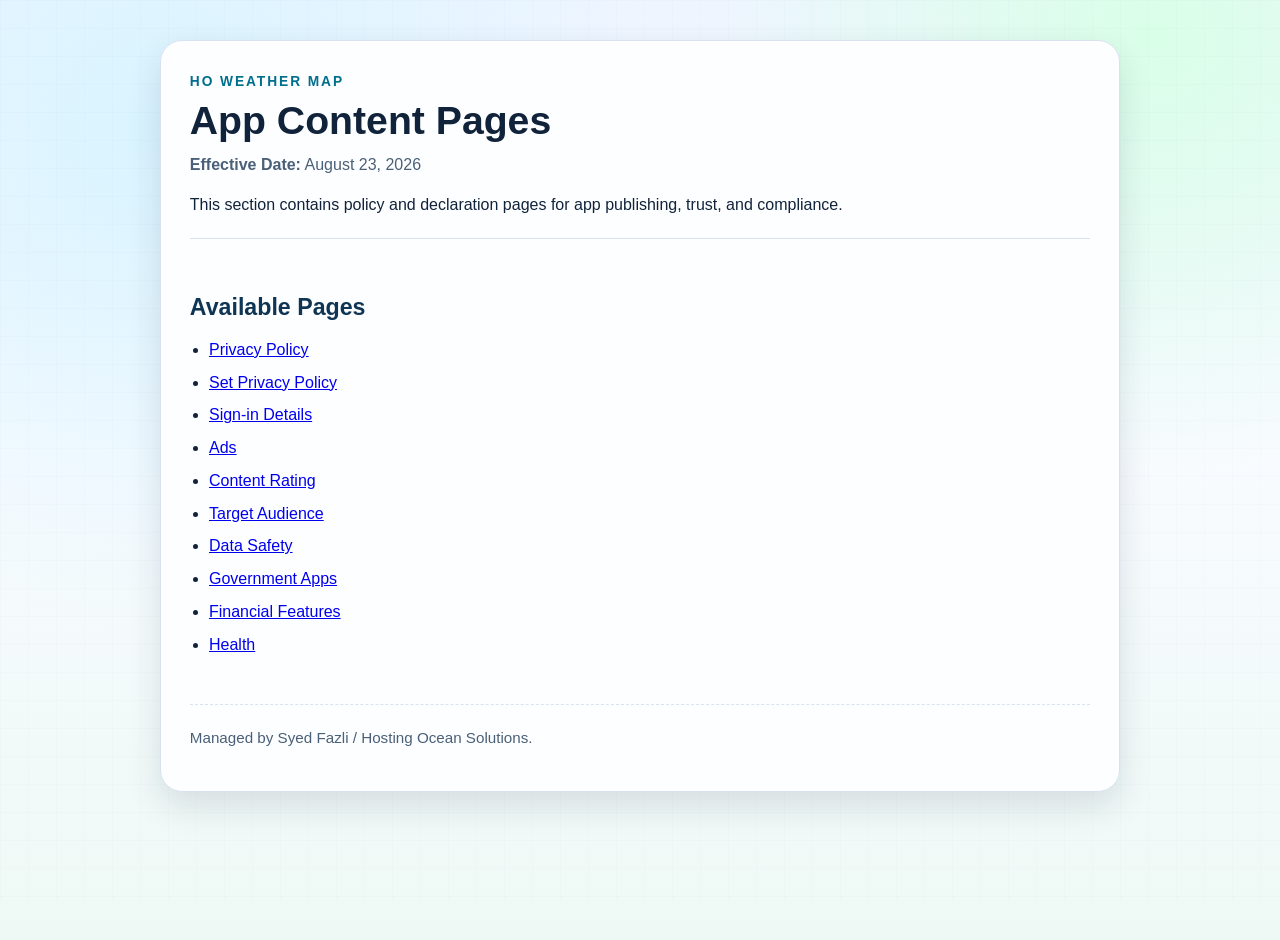
<file: HOWM/index.html>
<!DOCTYPE html>
<html lang="en">
<head>
  <meta charset="UTF-8" />
  <meta name="viewport" content="width=device-width, initial-scale=1.0" />
  <title>HO Weather Map | App Content Pages</title>
  <meta name="description" content="Compliance and legal pages for HO Weather Map." />
  <link rel="stylesheet" href="howm-legal.css" />
</head>
<body>
  <div class="bg-grid" aria-hidden="true"></div>
  <main class="policy-shell">
    <header class="policy-header">
      <p class="kicker">HO Weather Map</p>
      <h1>App Content Pages</h1>
      <p class="effective-date"><strong>Effective Date:</strong> August 23, 2026</p>
      <p class="intro">This section contains policy and declaration pages for app publishing, trust, and compliance.</p>
    </header>

    <section>
      <h2>Available Pages</h2>
      <ul>
        <li><a href="privacy-policy.html">Privacy Policy</a></li>
        <li><a href="set-privacy-policy.html">Set Privacy Policy</a></li>
        <li><a href="sign-in-details.html">Sign-in Details</a></li>
        <li><a href="ads.html">Ads</a></li>
        <li><a href="content-rating.html">Content Rating</a></li>
        <li><a href="target-audience.html">Target Audience</a></li>
        <li><a href="data-safety.html">Data Safety</a></li>
        <li><a href="government-apps.html">Government Apps</a></li>
        <li><a href="financial-features.html">Financial Features</a></li>
        <li><a href="health.html">Health</a></li>
      </ul>
    </section>

    <footer class="policy-footer">
      <p>Managed by Syed Fazli / Hosting Ocean Solutions.</p>
    </footer>
  </main>
</body>
</html>
</file>
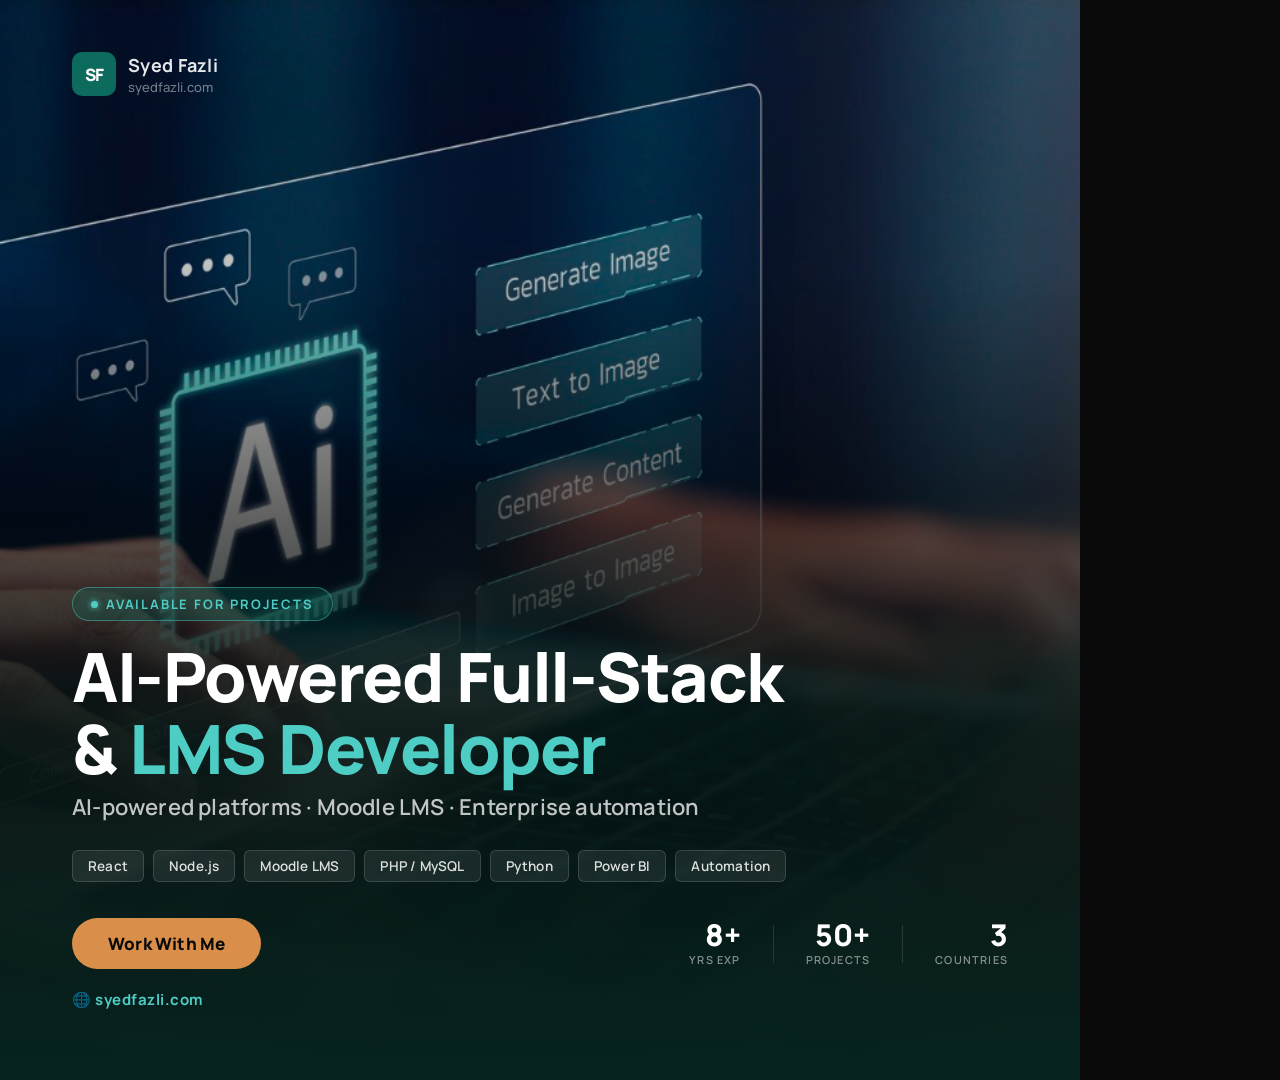
<file: banner.html>
<!DOCTYPE html>
<html>
<head>
<meta charset="UTF-8"/>
<link href="https://fonts.googleapis.com/css2?family=Manrope:wght@400;600;700;800&display=swap" rel="stylesheet"/>
<style>
  * { margin: 0; padding: 0; box-sizing: border-box; }
  body { width: 1080px; height: 1080px; overflow: hidden; font-family: 'Manrope', 'Segoe UI', Arial, sans-serif; background: #0a0a0a; }

  .banner {
    width: 1080px;
    height: 1080px;
    position: relative;
    overflow: hidden;
  }

  /* Photo background */
  .bg-photo {
    position: absolute;
    inset: 0;
    background: url('./10408.jpg') center top / cover no-repeat;
    filter: brightness(0.85);
  }

  /* Dark gradient overlay — bottom two-thirds readable */
  .overlay {
    position: absolute;
    inset: 0;
    background: linear-gradient(
      to bottom,
      rgba(0,0,0,0.0)   0%,
      rgba(0,0,0,0.1)  25%,
      rgba(0,0,0,0.55) 48%,
      rgba(5,20,18,0.92) 68%,
      rgba(5,20,18,1.0) 100%
    );
  }

  /* Subtle teal tint at very bottom edge */
  .overlay::after {
    content: '';
    position: absolute;
    bottom: 0; left: 0; right: 0;
    height: 260px;
    background: linear-gradient(to top, rgba(13,107,93,0.18), transparent);
  }

  /* Content sits above overlays */
  .content {
    position: absolute;
    bottom: 0; left: 0; right: 0;
    padding: 0 72px 70px;
    z-index: 2;
  }

  .badge {
    display: inline-flex;
    align-items: center;
    gap: 8px;
    background: rgba(13,107,93,0.3);
    border: 1px solid rgba(78,205,196,0.45);
    color: #4ecdc4;
    font-size: 13px;
    font-weight: 700;
    letter-spacing: 1.8px;
    text-transform: uppercase;
    padding: 7px 18px;
    border-radius: 100px;
    margin-bottom: 20px;
  }
  .badge .dot {
    width: 7px; height: 7px;
    border-radius: 50%;
    background: #4ecdc4;
    box-shadow: 0 0 6px #4ecdc4;
    animation: pulse 2s infinite;
  }
  @keyframes pulse {
    0%,100% { opacity: 1; transform: scale(1); }
    50% { opacity: 0.4; transform: scale(0.8); }
  }

  h1 {
    font-size: 68px;
    font-weight: 800;
    color: #ffffff;
    line-height: 1.05;
    margin-bottom: 8px;
    letter-spacing: -1.5px;
  }
  h1 em {
    font-style: normal;
    color: #4ecdc4;
  }

  .subtitle {
    font-size: 22px;
    color: rgba(255,255,255,0.75);
    font-weight: 600;
    margin-bottom: 28px;
    letter-spacing: 0.2px;
  }

  .pills {
    display: flex;
    flex-wrap: wrap;
    gap: 9px;
    margin-bottom: 36px;
  }
  .pill {
    background: rgba(255,255,255,0.08);
    border: 1px solid rgba(255,255,255,0.14);
    color: rgba(255,255,255,0.85);
    font-size: 13.5px;
    font-weight: 600;
    padding: 6px 15px;
    border-radius: 6px;
    letter-spacing: 0.2px;
  }

  .bottom-row {
    display: flex;
    align-items: center;
    justify-content: space-between;
    margin-bottom: 20px;
  }

  .cta {
    display: inline-block;
    background: #d98f49;
    color: #0a0a0a;
    font-size: 17px;
    font-weight: 800;
    padding: 14px 36px;
    border-radius: 100px;
    letter-spacing: 0.2px;
  }

  .stats {
    display: flex;
    gap: 32px;
    align-items: center;
  }
  .stat {
    text-align: right;
  }
  .stat .num {
    font-size: 30px;
    font-weight: 800;
    color: #ffffff;
    line-height: 1;
  }
  .stat .lbl {
    font-size: 11px;
    color: rgba(255,255,255,0.5);
    text-transform: uppercase;
    letter-spacing: 1.2px;
    font-weight: 600;
    margin-top: 2px;
  }
  .stat-sep {
    width: 1px;
    height: 38px;
    background: rgba(255,255,255,0.12);
  }

  .bottom-url {
    font-size: 15px;
    color: rgba(255,255,255,0.45);
    font-weight: 600;
    letter-spacing: 0.5px;
  }
  .bottom-url span {
    color: #4ecdc4;
    font-weight: 700;
  }

  /* Top-left branding */
  .brand {
    position: absolute;
    top: 52px;
    left: 72px;
    z-index: 2;
    display: flex;
    align-items: center;
    gap: 12px;
  }
  .brand-mark {
    width: 44px; height: 44px;
    border-radius: 10px;
    background: #0d6b5d;
    display: flex; align-items: center; justify-content: center;
    font-size: 17px; font-weight: 800; color: white; letter-spacing: -1px;
  }
  .brand-name {
    font-size: 18px;
    font-weight: 700;
    color: rgba(255,255,255,0.9);
    letter-spacing: 0.3px;
  }
  .brand-url {
    font-size: 13px;
    color: rgba(255,255,255,0.45);
    font-weight: 500;
    margin-top: 1px;
  }
</style>
</head>
<body>
<div class="banner">
  <div class="bg-photo"></div>
  <div class="overlay"></div>

  <!-- Top-left brand -->
  <div class="brand">
    <div class="brand-mark">SF</div>
    <div>
      <div class="brand-name">Syed Fazli</div>
      <div class="brand-url">syedfazli.com</div>
    </div>
  </div>

  <!-- Bottom content -->
  <div class="content">
    <div class="badge"><span class="dot"></span> Available for Projects</div>
    <h1>AI-Powered Full-Stack<br>&amp; <em>LMS Developer</em></h1>
    <p class="subtitle">AI-powered platforms · Moodle LMS · Enterprise automation</p>
    <div class="pills">
      <span class="pill">React</span>
      <span class="pill">Node.js</span>
      <span class="pill">Moodle LMS</span>
      <span class="pill">PHP / MySQL</span>
      <span class="pill">Python</span>
      <span class="pill">Power BI</span>
      <span class="pill">Automation</span>
    </div>
    <div class="bottom-row">
      <a class="cta">Work With Me</a>
      <div class="stats">
        <div class="stat">
          <div class="num">8+</div>
          <div class="lbl">Yrs Exp</div>
        </div>
        <div class="stat-sep"></div>
        <div class="stat">
          <div class="num">50+</div>
          <div class="lbl">Projects</div>
        </div>
        <div class="stat-sep"></div>
        <div class="stat">
          <div class="num">3</div>
          <div class="lbl">Countries</div>
        </div>
      </div>
    </div>
    <p class="bottom-url">🌐 <span>syedfazli.com</span></p>
  </div>
</div>
</body>
</html>
</file>
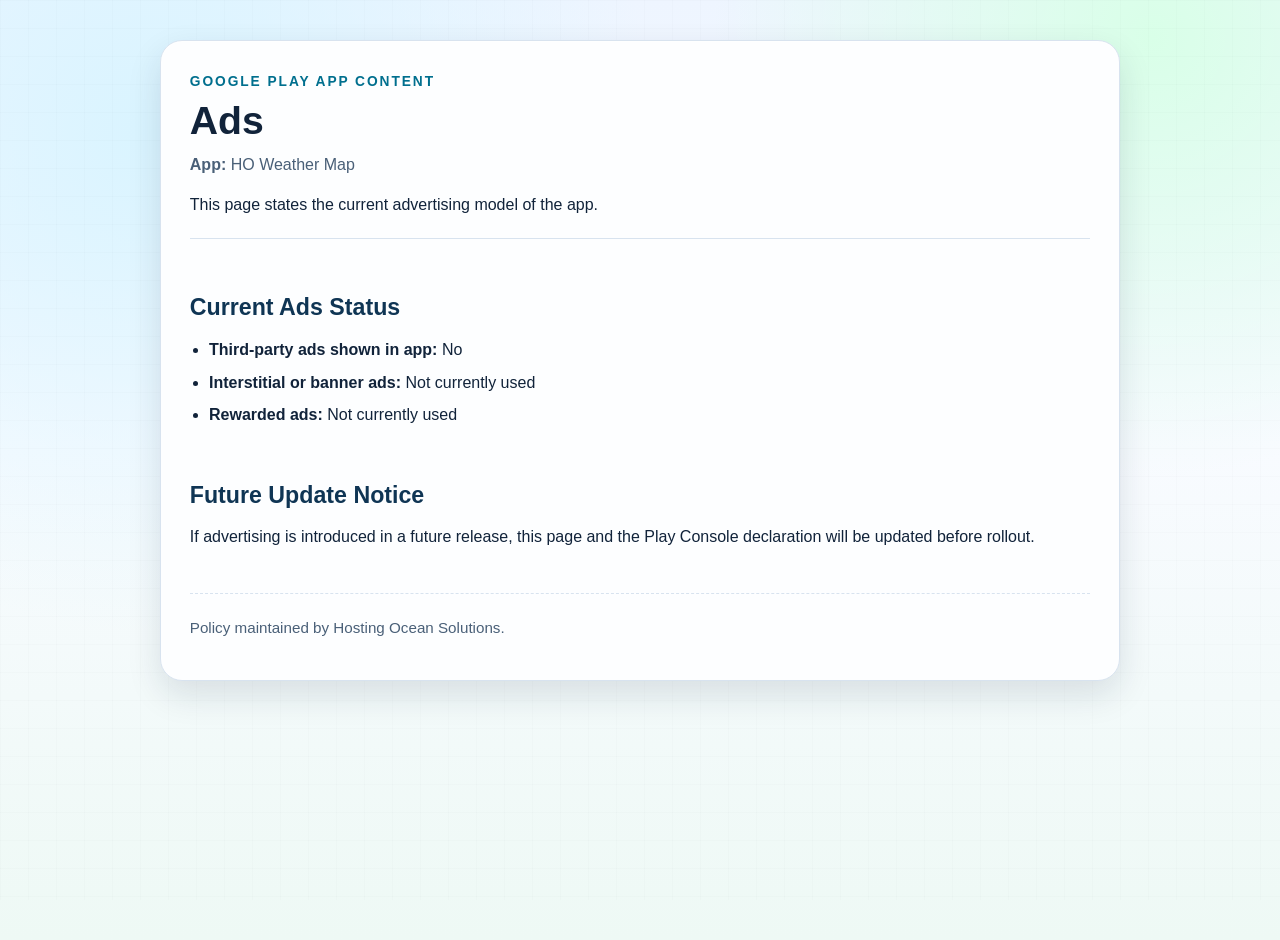
<file: HOWM/ads.html>
<!DOCTYPE html>
<html lang="en">
<head>
  <meta charset="UTF-8" />
  <meta name="viewport" content="width=device-width, initial-scale=1.0" />
  <title>HO Weather Map | Ads Declaration</title>
  <meta name="description" content="Advertising declaration for HO Weather Map." />
  <link rel="stylesheet" href="howm-legal.css" />
</head>
<body>
  <div class="bg-grid" aria-hidden="true"></div>
  <main class="policy-shell">
    <header class="policy-header">
      <p class="kicker">Google Play App Content</p>
      <h1>Ads</h1>
      <p class="effective-date"><strong>App:</strong> HO Weather Map</p>
      <p class="intro">This page states the current advertising model of the app.</p>
    </header>

    <section>
      <h2>Current Ads Status</h2>
      <ul>
        <li><strong>Third-party ads shown in app:</strong> No</li>
        <li><strong>Interstitial or banner ads:</strong> Not currently used</li>
        <li><strong>Rewarded ads:</strong> Not currently used</li>
      </ul>
    </section>

    <section>
      <h2>Future Update Notice</h2>
      <p>
        If advertising is introduced in a future release, this page and the Play Console
        declaration will be updated before rollout.
      </p>
    </section>

    <footer class="policy-footer">
      <p>Policy maintained by Hosting Ocean Solutions.</p>
    </footer>
  </main>
</body>
</html>
</file>
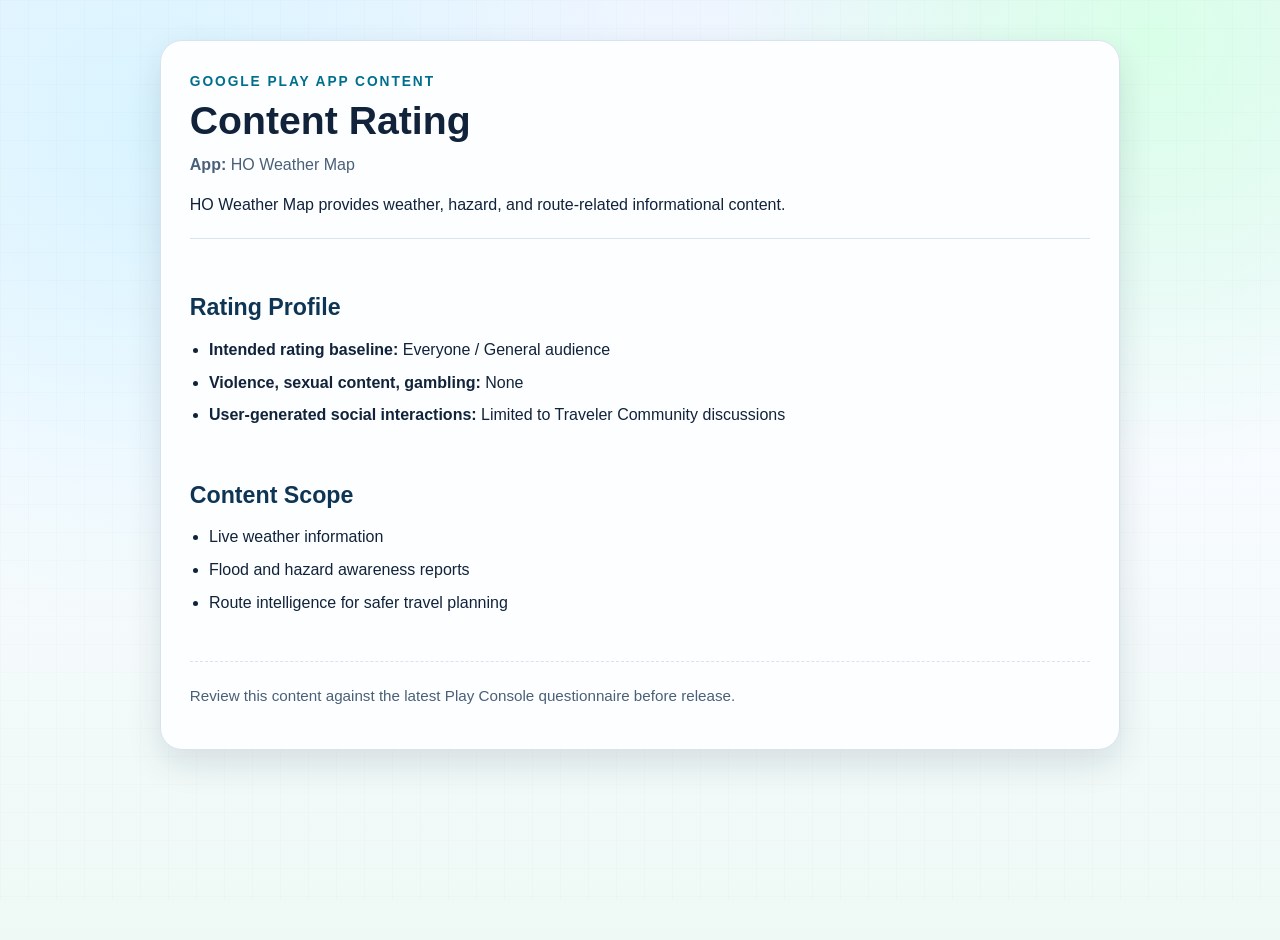
<file: HOWM/content-rating.html>
<!DOCTYPE html>
<html lang="en">
<head>
  <meta charset="UTF-8" />
  <meta name="viewport" content="width=device-width, initial-scale=1.0" />
  <title>HO Weather Map | Content Rating</title>
  <meta name="description" content="Content rating details for HO Weather Map." />
  <link rel="stylesheet" href="howm-legal.css" />
</head>
<body>
  <div class="bg-grid" aria-hidden="true"></div>
  <main class="policy-shell">
    <header class="policy-header">
      <p class="kicker">Google Play App Content</p>
      <h1>Content Rating</h1>
      <p class="effective-date"><strong>App:</strong> HO Weather Map</p>
      <p class="intro">HO Weather Map provides weather, hazard, and route-related informational content.</p>
    </header>

    <section>
      <h2>Rating Profile</h2>
      <ul>
        <li><strong>Intended rating baseline:</strong> Everyone / General audience</li>
        <li><strong>Violence, sexual content, gambling:</strong> None</li>
        <li><strong>User-generated social interactions:</strong> Limited to Traveler Community discussions</li>
      </ul>
    </section>

    <section>
      <h2>Content Scope</h2>
      <ul>
        <li>Live weather information</li>
        <li>Flood and hazard awareness reports</li>
        <li>Route intelligence for safer travel planning</li>
      </ul>
    </section>

    <footer class="policy-footer">
      <p>Review this content against the latest Play Console questionnaire before release.</p>
    </footer>
  </main>
</body>
</html>
</file>
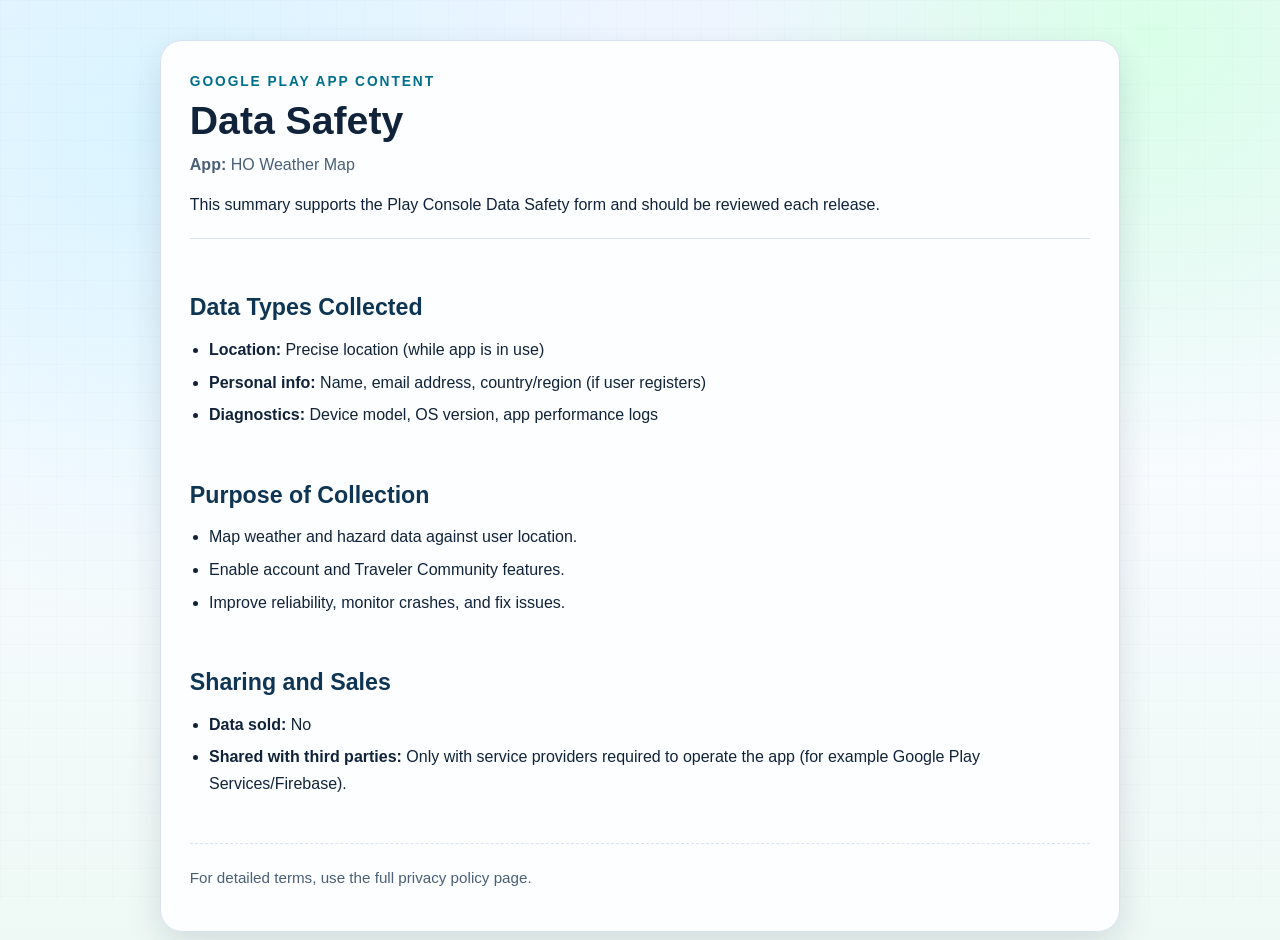
<file: HOWM/data-safety.html>
<!DOCTYPE html>
<html lang="en">
<head>
  <meta charset="UTF-8" />
  <meta name="viewport" content="width=device-width, initial-scale=1.0" />
  <title>HO Weather Map | Data Safety</title>
  <meta name="description" content="Data safety disclosure for HO Weather Map." />
  <link rel="stylesheet" href="howm-legal.css" />
</head>
<body>
  <div class="bg-grid" aria-hidden="true"></div>
  <main class="policy-shell">
    <header class="policy-header">
      <p class="kicker">Google Play App Content</p>
      <h1>Data Safety</h1>
      <p class="effective-date"><strong>App:</strong> HO Weather Map</p>
      <p class="intro">This summary supports the Play Console Data Safety form and should be reviewed each release.</p>
    </header>

    <section>
      <h2>Data Types Collected</h2>
      <ul>
        <li><strong>Location:</strong> Precise location (while app is in use)</li>
        <li><strong>Personal info:</strong> Name, email address, country/region (if user registers)</li>
        <li><strong>Diagnostics:</strong> Device model, OS version, app performance logs</li>
      </ul>
    </section>

    <section>
      <h2>Purpose of Collection</h2>
      <ul>
        <li>Map weather and hazard data against user location.</li>
        <li>Enable account and Traveler Community features.</li>
        <li>Improve reliability, monitor crashes, and fix issues.</li>
      </ul>
    </section>

    <section>
      <h2>Sharing and Sales</h2>
      <ul>
        <li><strong>Data sold:</strong> No</li>
        <li><strong>Shared with third parties:</strong> Only with service providers required to operate the app (for example Google Play Services/Firebase).</li>
      </ul>
    </section>

    <footer class="policy-footer">
      <p>For detailed terms, use the full privacy policy page.</p>
    </footer>
  </main>
</body>
</html>
</file>
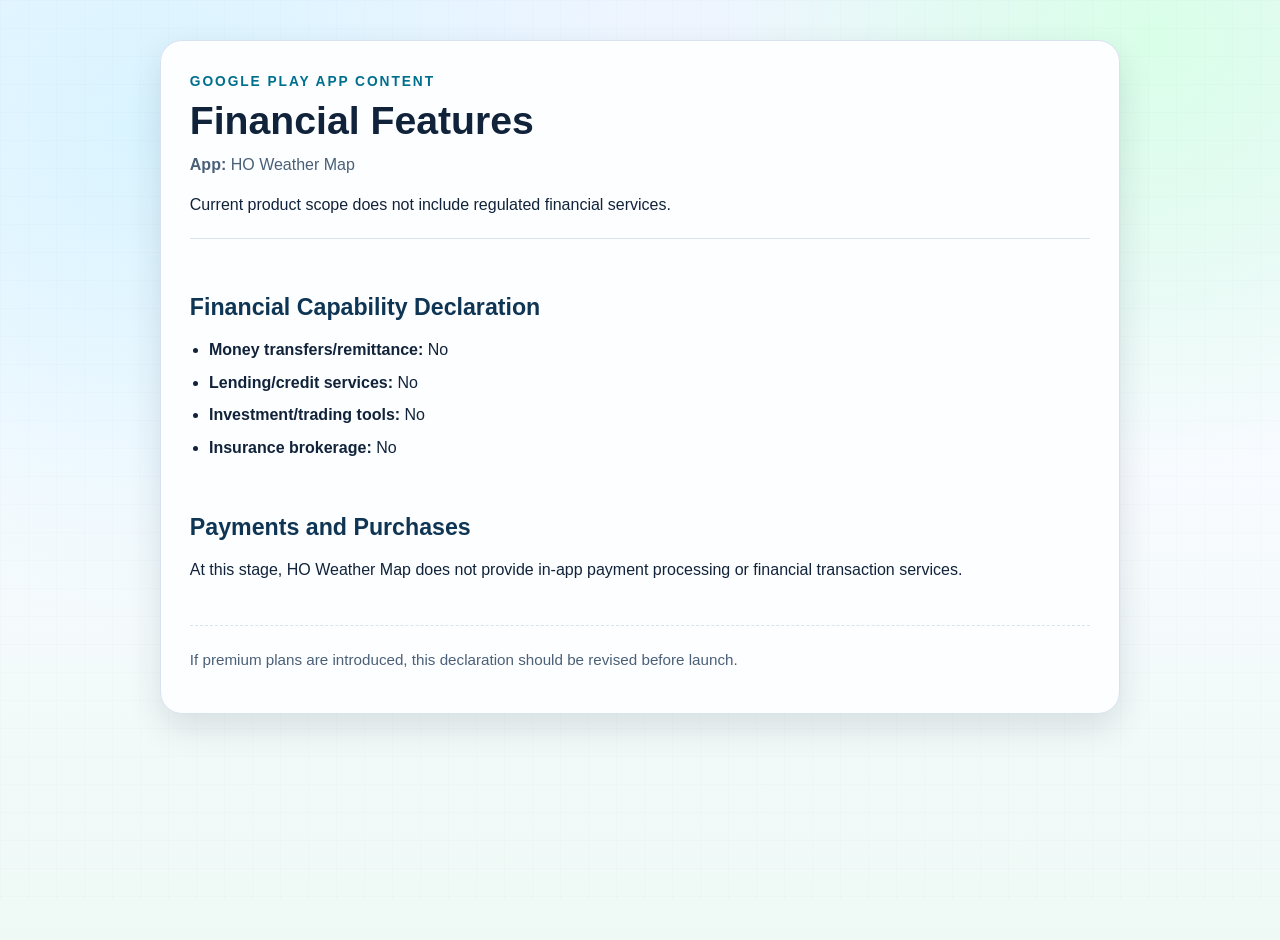
<file: HOWM/financial-features.html>
<!DOCTYPE html>
<html lang="en">
<head>
  <meta charset="UTF-8" />
  <meta name="viewport" content="width=device-width, initial-scale=1.0" />
  <title>HO Weather Map | Financial Features</title>
  <meta name="description" content="Financial features declaration for HO Weather Map." />
  <link rel="stylesheet" href="howm-legal.css" />
</head>
<body>
  <div class="bg-grid" aria-hidden="true"></div>
  <main class="policy-shell">
    <header class="policy-header">
      <p class="kicker">Google Play App Content</p>
      <h1>Financial Features</h1>
      <p class="effective-date"><strong>App:</strong> HO Weather Map</p>
      <p class="intro">Current product scope does not include regulated financial services.</p>
    </header>

    <section>
      <h2>Financial Capability Declaration</h2>
      <ul>
        <li><strong>Money transfers/remittance:</strong> No</li>
        <li><strong>Lending/credit services:</strong> No</li>
        <li><strong>Investment/trading tools:</strong> No</li>
        <li><strong>Insurance brokerage:</strong> No</li>
      </ul>
    </section>

    <section>
      <h2>Payments and Purchases</h2>
      <p>
        At this stage, HO Weather Map does not provide in-app payment processing or financial
        transaction services.
      </p>
    </section>

    <footer class="policy-footer">
      <p>If premium plans are introduced, this declaration should be revised before launch.</p>
    </footer>
  </main>
</body>
</html>
</file>
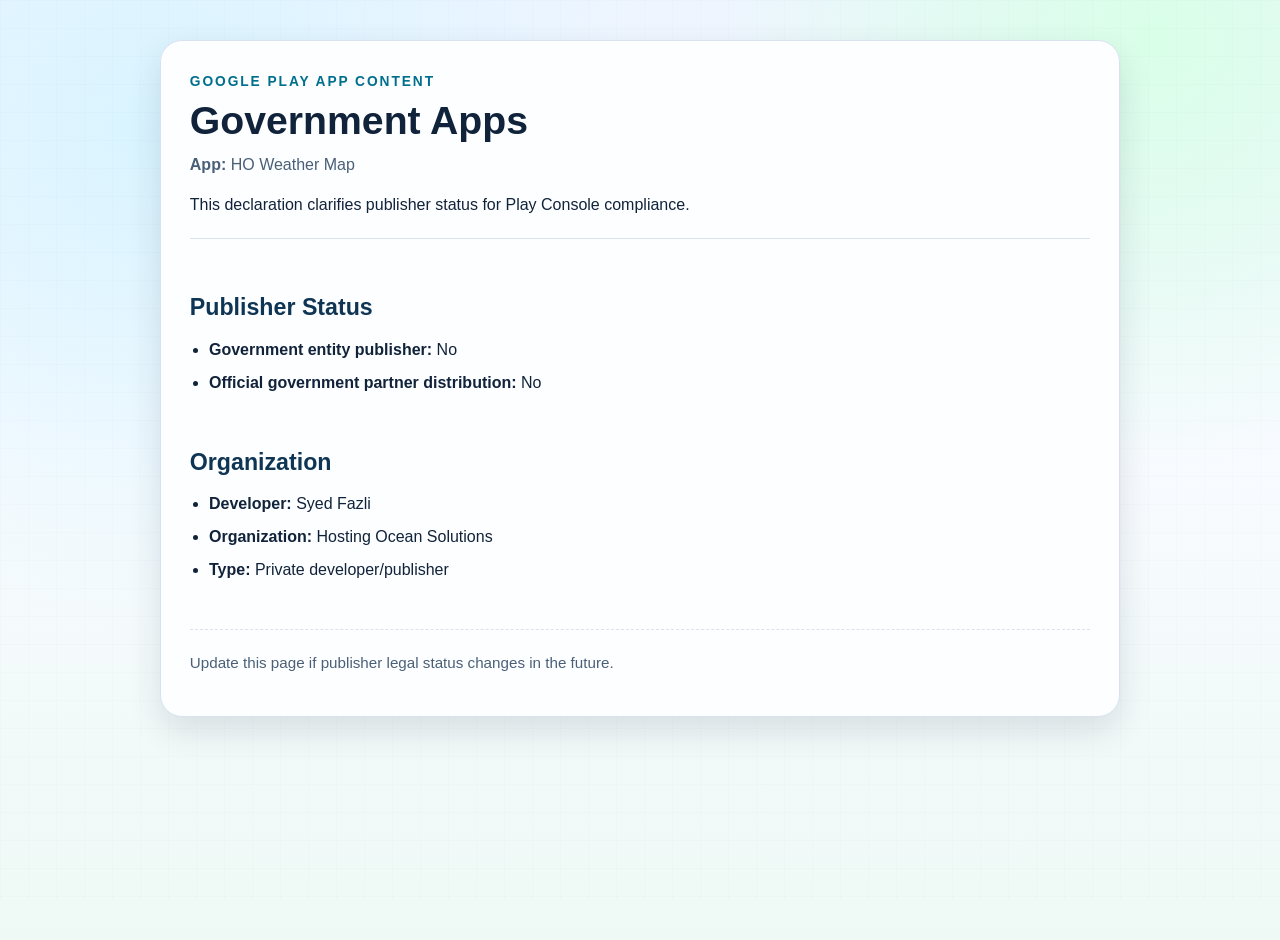
<file: HOWM/government-apps.html>
<!DOCTYPE html>
<html lang="en">
<head>
  <meta charset="UTF-8" />
  <meta name="viewport" content="width=device-width, initial-scale=1.0" />
  <title>HO Weather Map | Government Apps Declaration</title>
  <meta name="description" content="Government app declaration for HO Weather Map." />
  <link rel="stylesheet" href="howm-legal.css" />
</head>
<body>
  <div class="bg-grid" aria-hidden="true"></div>
  <main class="policy-shell">
    <header class="policy-header">
      <p class="kicker">Google Play App Content</p>
      <h1>Government Apps</h1>
      <p class="effective-date"><strong>App:</strong> HO Weather Map</p>
      <p class="intro">This declaration clarifies publisher status for Play Console compliance.</p>
    </header>

    <section>
      <h2>Publisher Status</h2>
      <ul>
        <li><strong>Government entity publisher:</strong> No</li>
        <li><strong>Official government partner distribution:</strong> No</li>
      </ul>
    </section>

    <section>
      <h2>Organization</h2>
      <ul>
        <li><strong>Developer:</strong> Syed Fazli</li>
        <li><strong>Organization:</strong> Hosting Ocean Solutions</li>
        <li><strong>Type:</strong> Private developer/publisher</li>
      </ul>
    </section>

    <footer class="policy-footer">
      <p>Update this page if publisher legal status changes in the future.</p>
    </footer>
  </main>
</body>
</html>
</file>
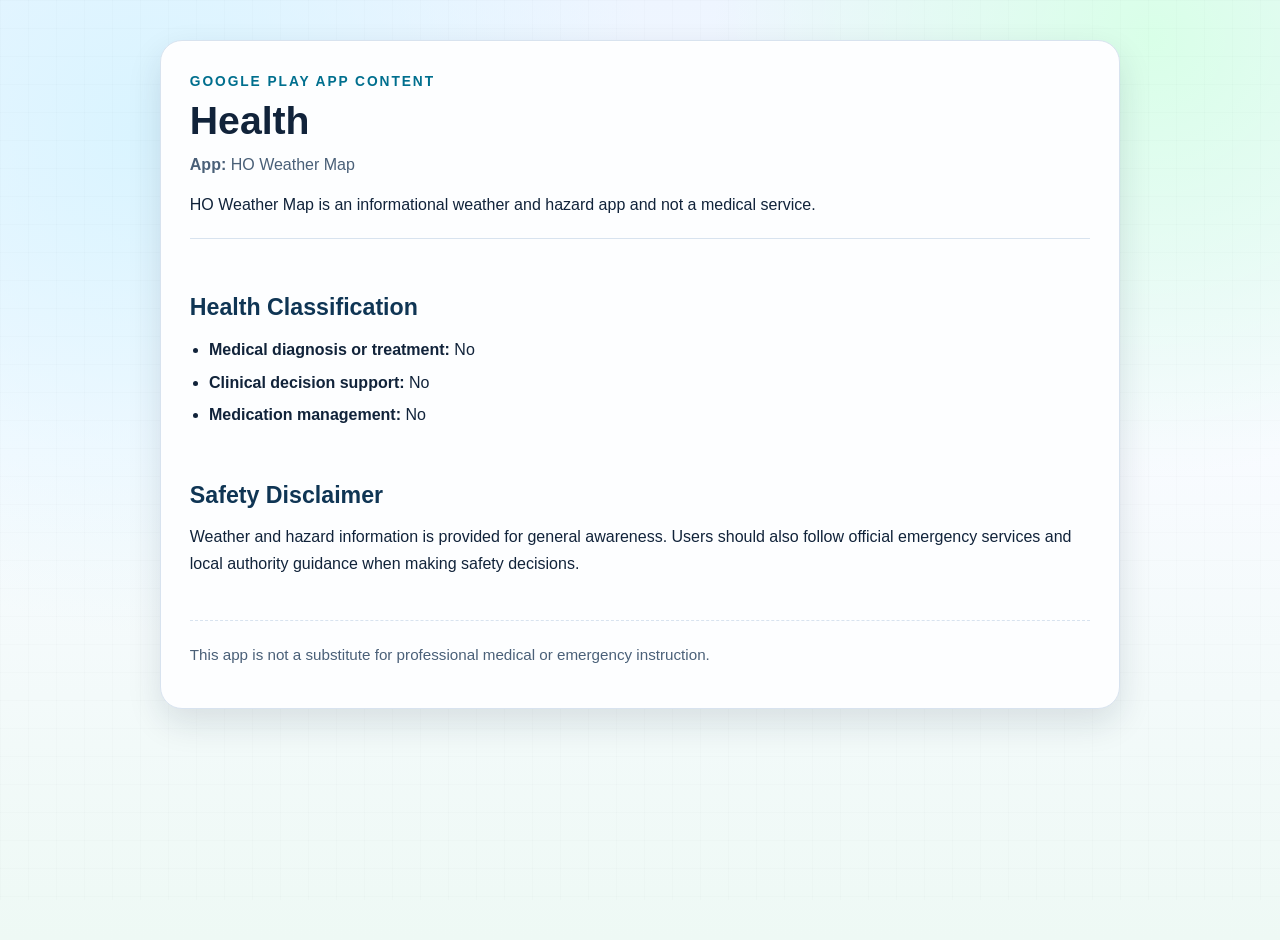
<file: HOWM/health.html>
<!DOCTYPE html>
<html lang="en">
<head>
  <meta charset="UTF-8" />
  <meta name="viewport" content="width=device-width, initial-scale=1.0" />
  <title>HO Weather Map | Health Declaration</title>
  <meta name="description" content="Health-related declaration for HO Weather Map." />
  <link rel="stylesheet" href="howm-legal.css" />
</head>
<body>
  <div class="bg-grid" aria-hidden="true"></div>
  <main class="policy-shell">
    <header class="policy-header">
      <p class="kicker">Google Play App Content</p>
      <h1>Health</h1>
      <p class="effective-date"><strong>App:</strong> HO Weather Map</p>
      <p class="intro">HO Weather Map is an informational weather and hazard app and not a medical service.</p>
    </header>

    <section>
      <h2>Health Classification</h2>
      <ul>
        <li><strong>Medical diagnosis or treatment:</strong> No</li>
        <li><strong>Clinical decision support:</strong> No</li>
        <li><strong>Medication management:</strong> No</li>
      </ul>
    </section>

    <section>
      <h2>Safety Disclaimer</h2>
      <p>
        Weather and hazard information is provided for general awareness. Users should also
        follow official emergency services and local authority guidance when making safety decisions.
      </p>
    </section>

    <footer class="policy-footer">
      <p>This app is not a substitute for professional medical or emergency instruction.</p>
    </footer>
  </main>
</body>
</html>
</file>
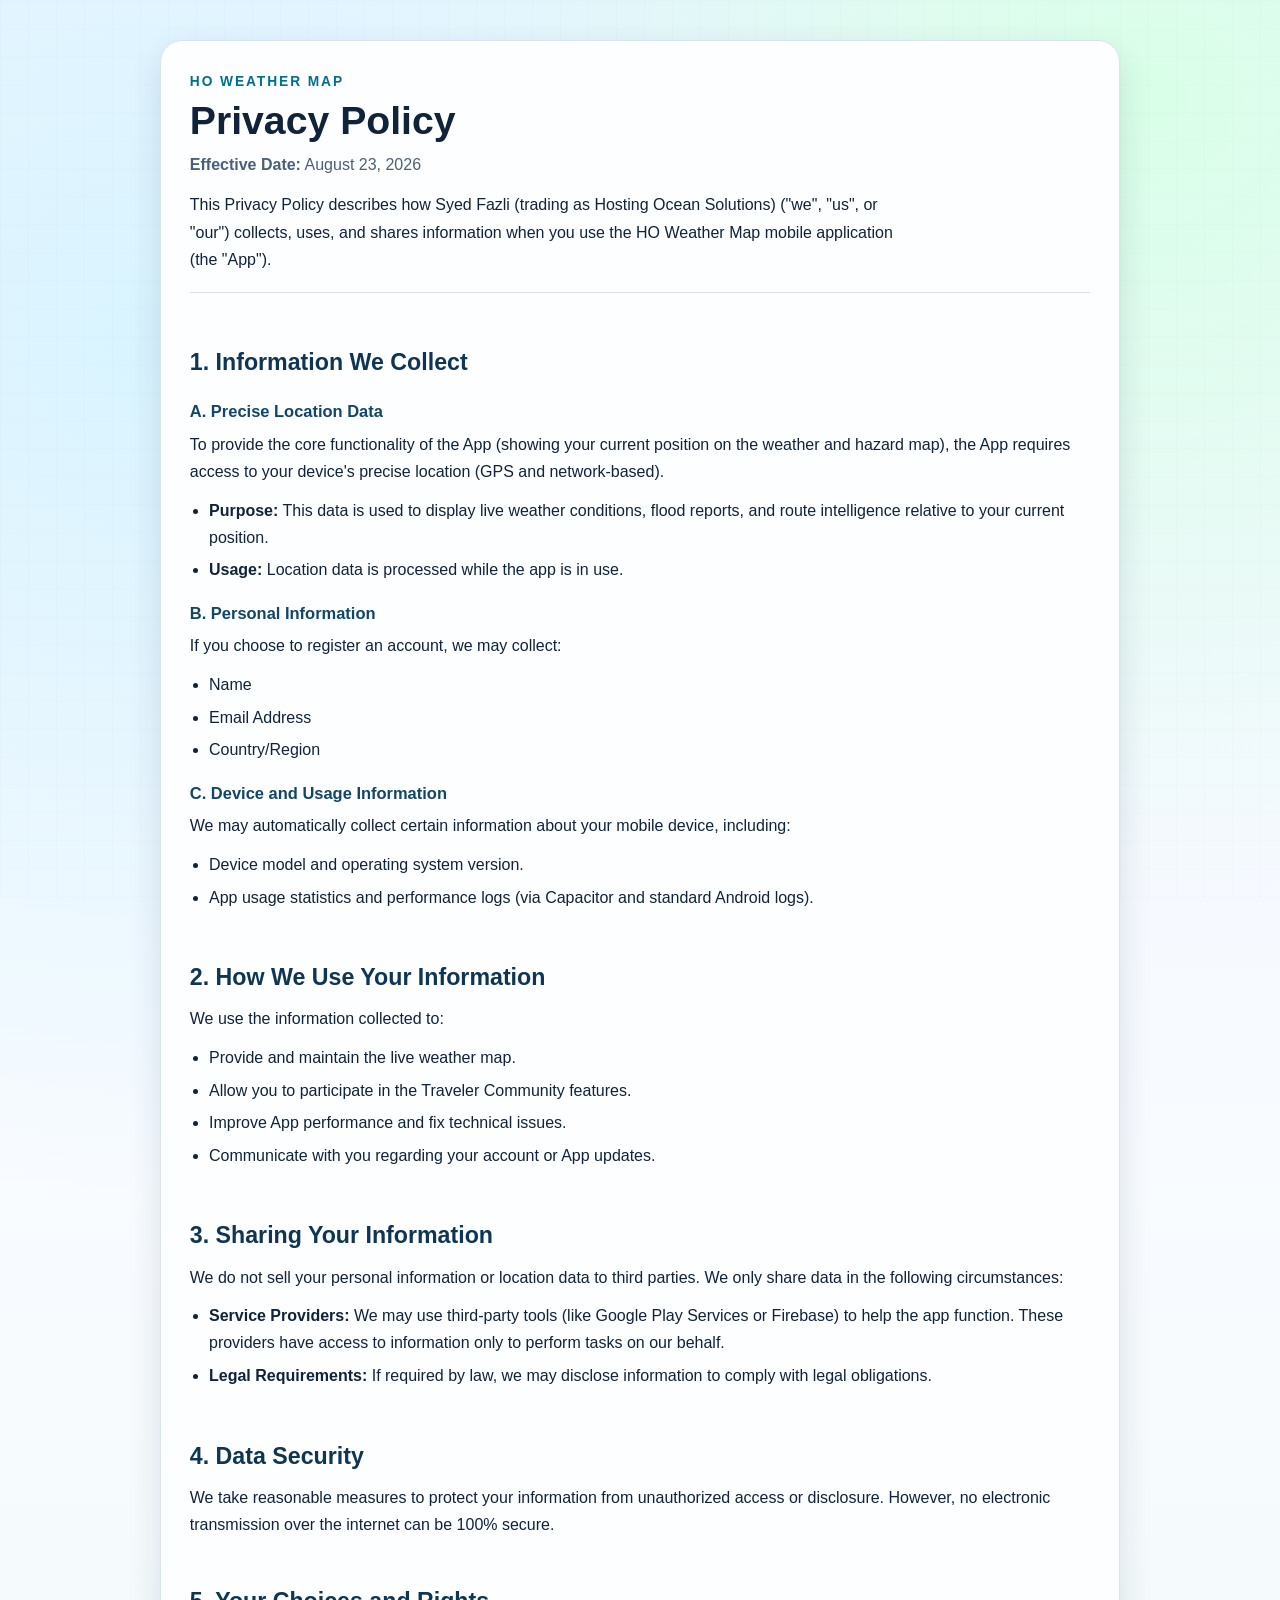
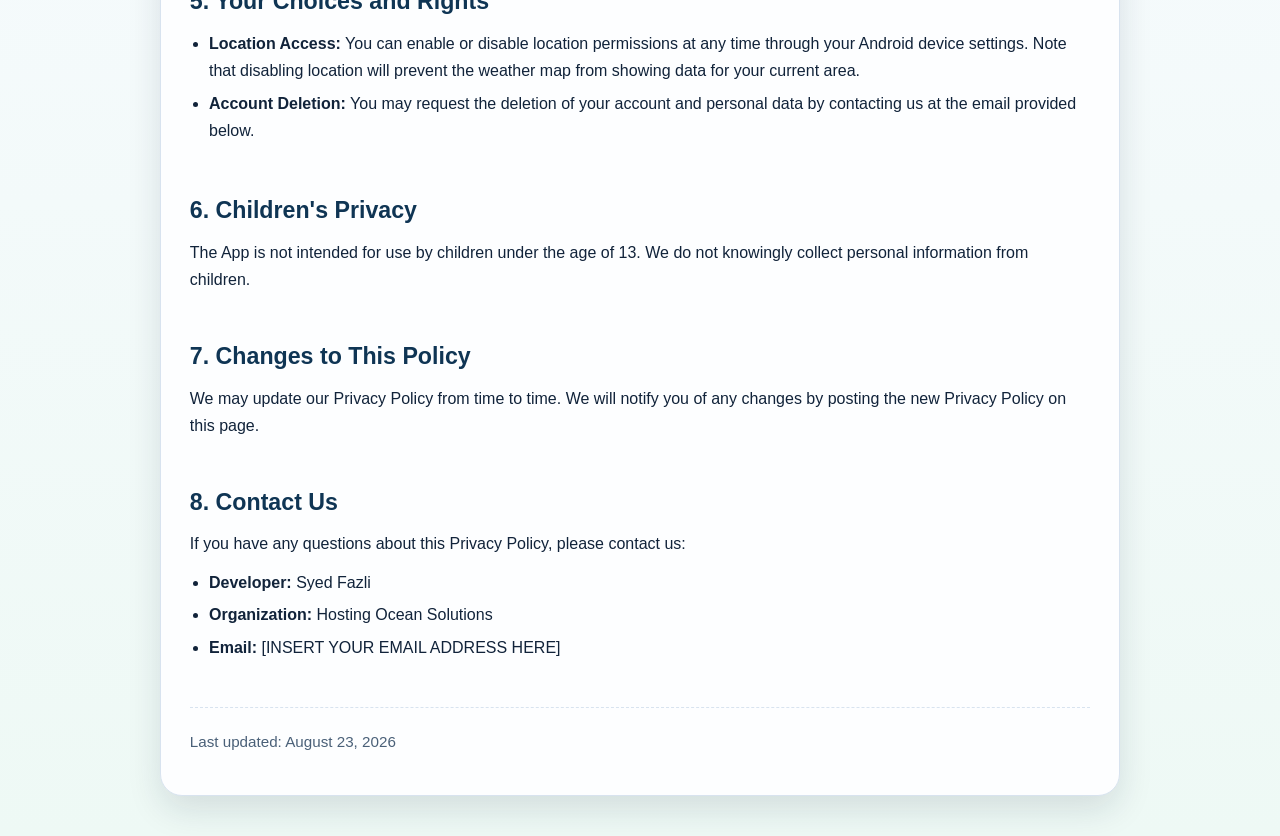
<file: HOWM/privacy-policy.html>
<!DOCTYPE html>
<html lang="en">
<head>
  <meta charset="UTF-8" />
  <meta name="viewport" content="width=device-width, initial-scale=1.0" />
  <title>HO Weather Map | Privacy Policy</title>
  <meta name="description" content="Privacy Policy for HO Weather Map by Hosting Ocean Solutions." />
  <link rel="stylesheet" href="howm-legal.css" />
</head>
<body>
  <div class="bg-grid" aria-hidden="true"></div>

  <main class="policy-shell">
    <header class="policy-header">
      <p class="kicker">HO Weather Map</p>
      <h1>Privacy Policy</h1>
      <p class="effective-date"><strong>Effective Date:</strong> August 23, 2026</p>
      <p class="intro">
        This Privacy Policy describes how Syed Fazli (trading as Hosting Ocean Solutions)
        ("we", "us", or "our") collects, uses, and shares information when you use
        the HO Weather Map mobile application (the "App").
      </p>
    </header>

    <section>
      <h2>1. Information We Collect</h2>

      <h3>A. Precise Location Data</h3>
      <p>
        To provide the core functionality of the App (showing your current position on
        the weather and hazard map), the App requires access to your device's precise
        location (GPS and network-based).
      </p>
      <ul>
        <li><strong>Purpose:</strong> This data is used to display live weather conditions, flood reports, and route intelligence relative to your current position.</li>
        <li><strong>Usage:</strong> Location data is processed while the app is in use.</li>
      </ul>

      <h3>B. Personal Information</h3>
      <p>If you choose to register an account, we may collect:</p>
      <ul>
        <li>Name</li>
        <li>Email Address</li>
        <li>Country/Region</li>
      </ul>

      <h3>C. Device and Usage Information</h3>
      <p>We may automatically collect certain information about your mobile device, including:</p>
      <ul>
        <li>Device model and operating system version.</li>
        <li>App usage statistics and performance logs (via Capacitor and standard Android logs).</li>
      </ul>
    </section>

    <section>
      <h2>2. How We Use Your Information</h2>
      <p>We use the information collected to:</p>
      <ul>
        <li>Provide and maintain the live weather map.</li>
        <li>Allow you to participate in the Traveler Community features.</li>
        <li>Improve App performance and fix technical issues.</li>
        <li>Communicate with you regarding your account or App updates.</li>
      </ul>
    </section>

    <section>
      <h2>3. Sharing Your Information</h2>
      <p>
        We do not sell your personal information or location data to third parties. We only
        share data in the following circumstances:
      </p>
      <ul>
        <li><strong>Service Providers:</strong> We may use third-party tools (like Google Play Services or Firebase) to help the app function. These providers have access to information only to perform tasks on our behalf.</li>
        <li><strong>Legal Requirements:</strong> If required by law, we may disclose information to comply with legal obligations.</li>
      </ul>
    </section>

    <section>
      <h2>4. Data Security</h2>
      <p>
        We take reasonable measures to protect your information from unauthorized access
        or disclosure. However, no electronic transmission over the internet can be 100%
        secure.
      </p>
    </section>

    <section>
      <h2>5. Your Choices and Rights</h2>
      <ul>
        <li><strong>Location Access:</strong> You can enable or disable location permissions at any time through your Android device settings. Note that disabling location will prevent the weather map from showing data for your current area.</li>
        <li><strong>Account Deletion:</strong> You may request the deletion of your account and personal data by contacting us at the email provided below.</li>
      </ul>
    </section>

    <section>
      <h2>6. Children's Privacy</h2>
      <p>
        The App is not intended for use by children under the age of 13. We do not knowingly
        collect personal information from children.
      </p>
    </section>

    <section>
      <h2>7. Changes to This Policy</h2>
      <p>
        We may update our Privacy Policy from time to time. We will notify you of any changes
        by posting the new Privacy Policy on this page.
      </p>
    </section>

    <section>
      <h2>8. Contact Us</h2>
      <p>If you have any questions about this Privacy Policy, please contact us:</p>
      <ul>
        <li><strong>Developer:</strong> Syed Fazli</li>
        <li><strong>Organization:</strong> Hosting Ocean Solutions</li>
        <li><strong>Email:</strong> [INSERT YOUR EMAIL ADDRESS HERE]</li>
      </ul>
    </section>

    <footer class="policy-footer">
      <p>Last updated: August 23, 2026</p>
    </footer>
  </main>
</body>
</html>
</file>
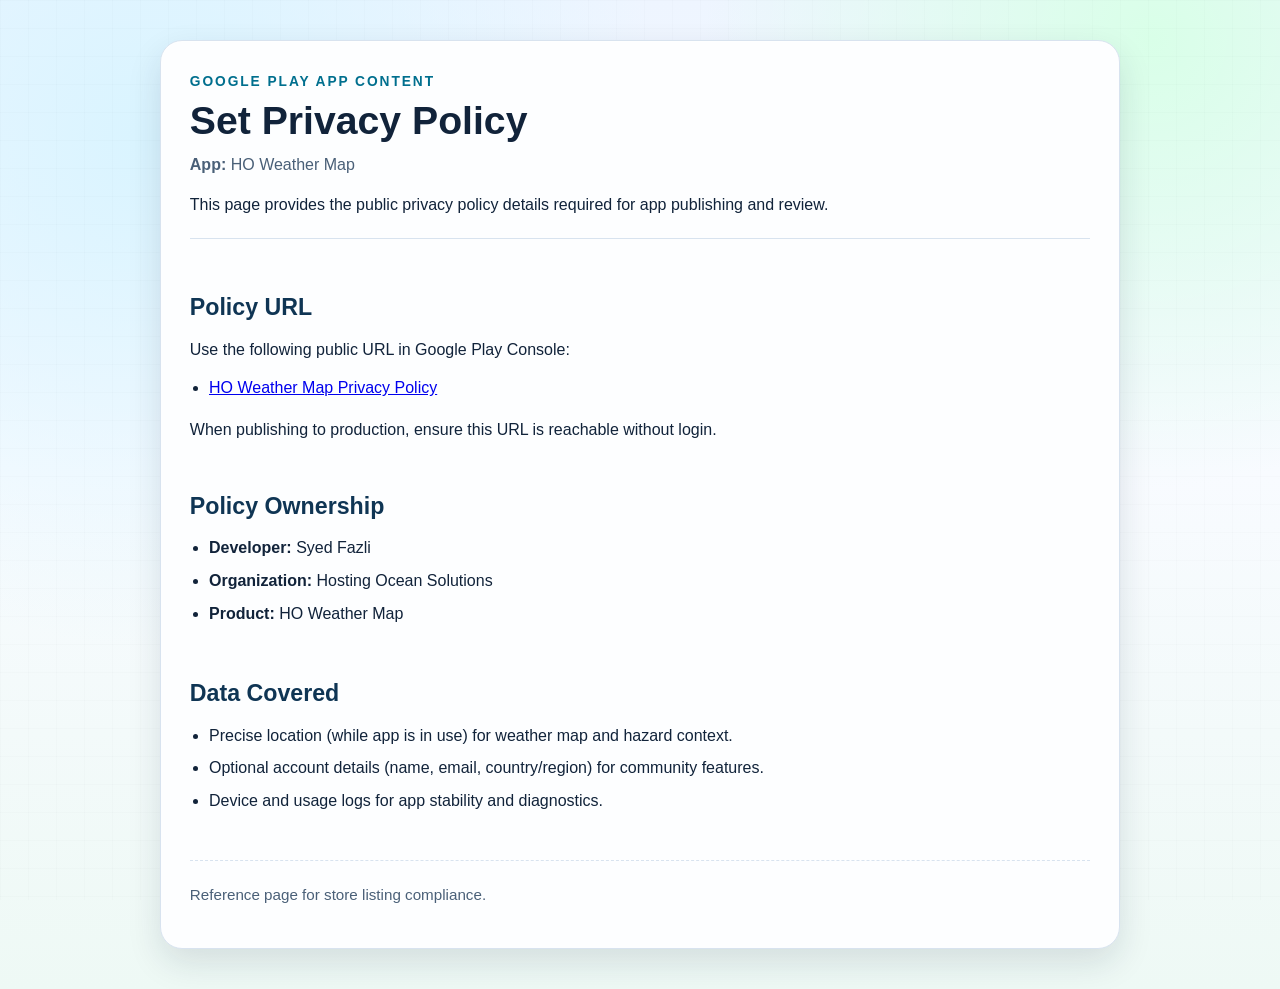
<file: HOWM/set-privacy-policy.html>
<!DOCTYPE html>
<html lang="en">
<head>
  <meta charset="UTF-8" />
  <meta name="viewport" content="width=device-width, initial-scale=1.0" />
  <title>HO Weather Map | Set Privacy Policy</title>
  <meta name="description" content="Privacy policy setup details for HO Weather Map." />
  <link rel="stylesheet" href="howm-legal.css" />
</head>
<body>
  <div class="bg-grid" aria-hidden="true"></div>
  <main class="policy-shell">
    <header class="policy-header">
      <p class="kicker">Google Play App Content</p>
      <h1>Set Privacy Policy</h1>
      <p class="effective-date"><strong>App:</strong> HO Weather Map</p>
      <p class="intro">This page provides the public privacy policy details required for app publishing and review.</p>
    </header>

    <section>
      <h2>Policy URL</h2>
      <p>Use the following public URL in Google Play Console:</p>
      <ul>
        <li><a href="privacy-policy.html">HO Weather Map Privacy Policy</a></li>
      </ul>
      <p>When publishing to production, ensure this URL is reachable without login.</p>
    </section>

    <section>
      <h2>Policy Ownership</h2>
      <ul>
        <li><strong>Developer:</strong> Syed Fazli</li>
        <li><strong>Organization:</strong> Hosting Ocean Solutions</li>
        <li><strong>Product:</strong> HO Weather Map</li>
      </ul>
    </section>

    <section>
      <h2>Data Covered</h2>
      <ul>
        <li>Precise location (while app is in use) for weather map and hazard context.</li>
        <li>Optional account details (name, email, country/region) for community features.</li>
        <li>Device and usage logs for app stability and diagnostics.</li>
      </ul>
    </section>

    <footer class="policy-footer">
      <p>Reference page for store listing compliance.</p>
    </footer>
  </main>
</body>
</html>
</file>
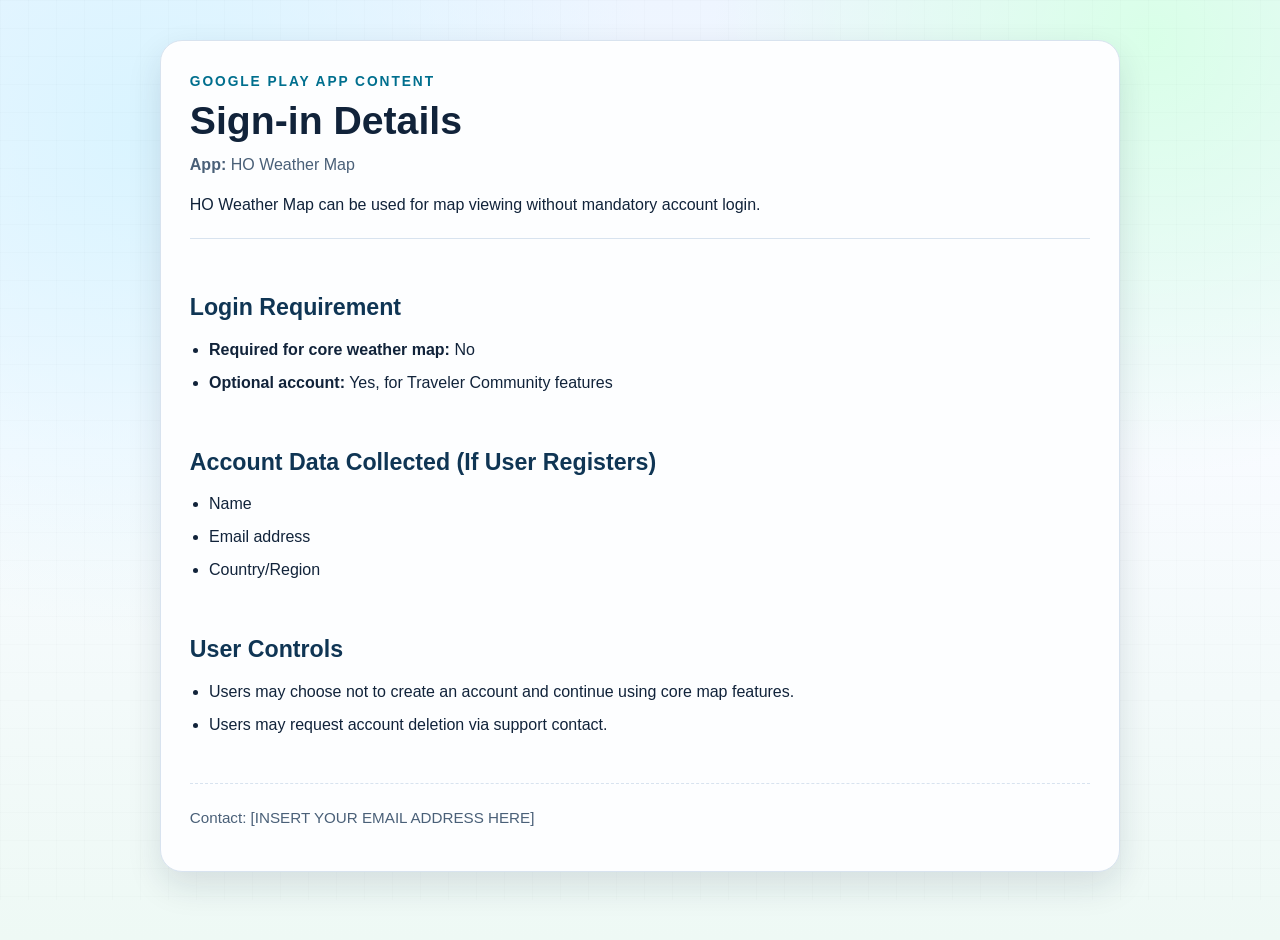
<file: HOWM/sign-in-details.html>
<!DOCTYPE html>
<html lang="en">
<head>
  <meta charset="UTF-8" />
  <meta name="viewport" content="width=device-width, initial-scale=1.0" />
  <title>HO Weather Map | Sign-in Details</title>
  <meta name="description" content="Sign-in and account details for HO Weather Map." />
  <link rel="stylesheet" href="howm-legal.css" />
</head>
<body>
  <div class="bg-grid" aria-hidden="true"></div>
  <main class="policy-shell">
    <header class="policy-header">
      <p class="kicker">Google Play App Content</p>
      <h1>Sign-in Details</h1>
      <p class="effective-date"><strong>App:</strong> HO Weather Map</p>
      <p class="intro">HO Weather Map can be used for map viewing without mandatory account login.</p>
    </header>

    <section>
      <h2>Login Requirement</h2>
      <ul>
        <li><strong>Required for core weather map:</strong> No</li>
        <li><strong>Optional account:</strong> Yes, for Traveler Community features</li>
      </ul>
    </section>

    <section>
      <h2>Account Data Collected (If User Registers)</h2>
      <ul>
        <li>Name</li>
        <li>Email address</li>
        <li>Country/Region</li>
      </ul>
    </section>

    <section>
      <h2>User Controls</h2>
      <ul>
        <li>Users may choose not to create an account and continue using core map features.</li>
        <li>Users may request account deletion via support contact.</li>
      </ul>
    </section>

    <footer class="policy-footer">
      <p>Contact: [INSERT YOUR EMAIL ADDRESS HERE]</p>
    </footer>
  </main>
</body>
</html>
</file>
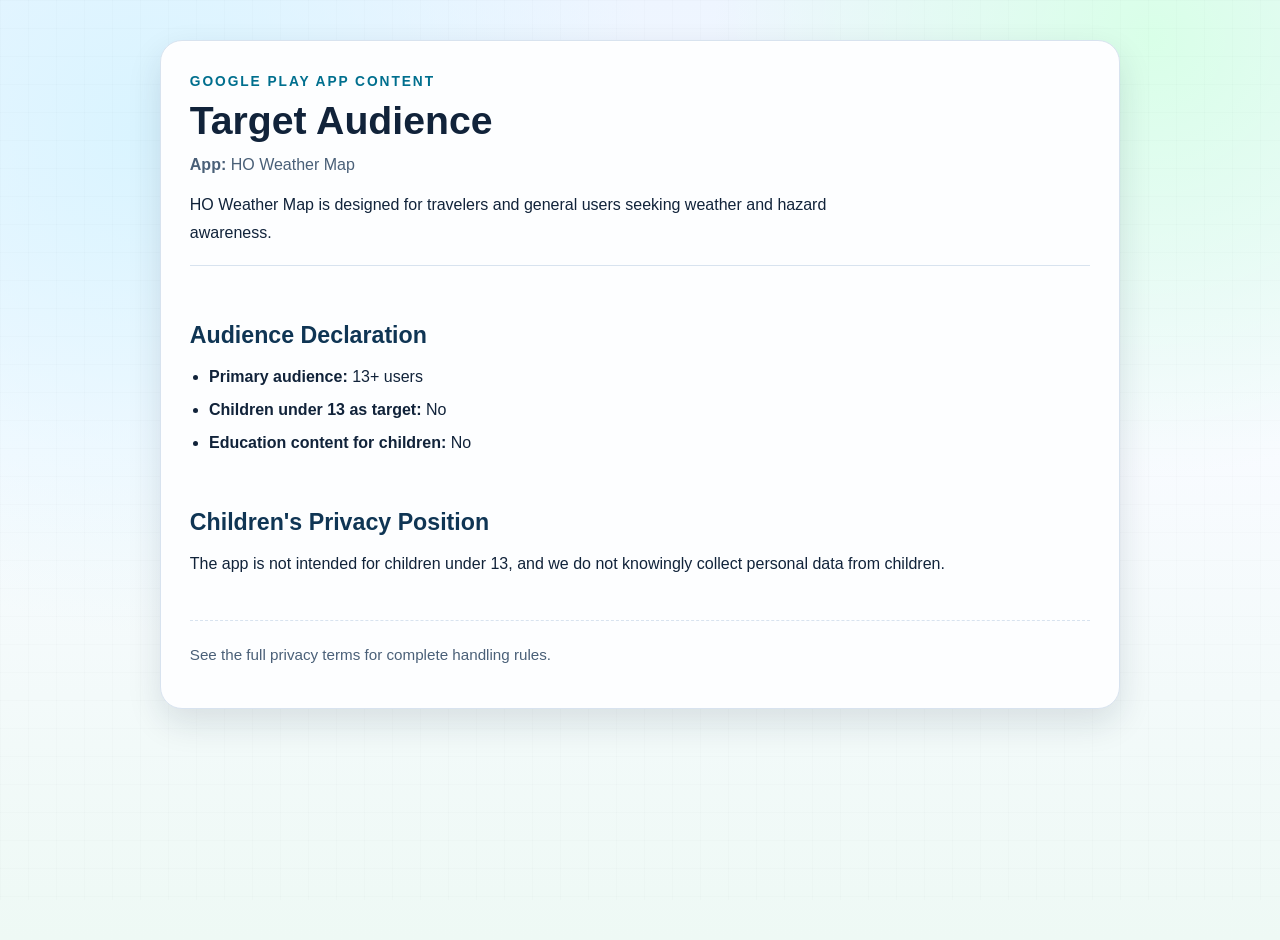
<file: HOWM/target-audience.html>
<!DOCTYPE html>
<html lang="en">
<head>
  <meta charset="UTF-8" />
  <meta name="viewport" content="width=device-width, initial-scale=1.0" />
  <title>HO Weather Map | Target Audience</title>
  <meta name="description" content="Target audience declaration for HO Weather Map." />
  <link rel="stylesheet" href="howm-legal.css" />
</head>
<body>
  <div class="bg-grid" aria-hidden="true"></div>
  <main class="policy-shell">
    <header class="policy-header">
      <p class="kicker">Google Play App Content</p>
      <h1>Target Audience</h1>
      <p class="effective-date"><strong>App:</strong> HO Weather Map</p>
      <p class="intro">HO Weather Map is designed for travelers and general users seeking weather and hazard awareness.</p>
    </header>

    <section>
      <h2>Audience Declaration</h2>
      <ul>
        <li><strong>Primary audience:</strong> 13+ users</li>
        <li><strong>Children under 13 as target:</strong> No</li>
        <li><strong>Education content for children:</strong> No</li>
      </ul>
    </section>

    <section>
      <h2>Children's Privacy Position</h2>
      <p>
        The app is not intended for children under 13, and we do not knowingly collect
        personal data from children.
      </p>
    </section>

    <footer class="policy-footer">
      <p>See the full privacy terms for complete handling rules.</p>
    </footer>
  </main>
</body>
</html>
</file>
<file: HOWM/howm-legal.css>
:root {
  --bg: #f4f7fb;
  --panel: #ffffff;
  --text: #11233a;
  --muted: #4a6078;
  --line: #d8e3ef;
  --brand: #006f8e;
  --brand-soft: #d8f3fb;
  --highlight: #1d9dc2;
}

* {
  box-sizing: border-box;
}

body {
  margin: 0;
  min-height: 100vh;
  font-family: "Segoe UI", "Trebuchet MS", sans-serif;
  color: var(--text);
  background:
    radial-gradient(circle at 12% 14%, #d9f4ff 0%, transparent 36%),
    radial-gradient(circle at 90% 4%, #d9ffe8 0%, transparent 30%),
    linear-gradient(180deg, #eef5ff 0%, #f8fbff 48%, #eef9f5 100%);
  line-height: 1.7;
}

.bg-grid {
  position: fixed;
  inset: 0;
  pointer-events: none;
  opacity: 0.3;
  background-image:
    linear-gradient(to right, rgba(17, 35, 58, 0.05) 1px, transparent 1px),
    linear-gradient(to bottom, rgba(17, 35, 58, 0.05) 1px, transparent 1px);
  background-size: 28px 28px;
}

.policy-shell {
  position: relative;
  width: min(960px, calc(100% - 2rem));
  margin: 2.5rem auto;
  padding: 1.8rem;
  border: 1px solid var(--line);
  border-radius: 22px;
  background: color-mix(in srgb, var(--panel) 92%, #e6f8ff 8%);
  box-shadow:
    0 14px 34px rgba(17, 35, 58, 0.12),
    inset 0 1px 0 rgba(255, 255, 255, 0.8);
}

.policy-header {
  border-bottom: 1px solid var(--line);
  padding-bottom: 1.2rem;
  margin-bottom: 1.4rem;
}

.kicker {
  margin: 0;
  font-size: 0.86rem;
  text-transform: uppercase;
  letter-spacing: 0.14em;
  color: var(--brand);
  font-weight: 700;
}

h1 {
  margin: 0.25rem 0 0.45rem;
  font-size: clamp(1.9rem, 3.2vw, 2.45rem);
  line-height: 1.2;
}

.effective-date {
  margin: 0.2rem 0 0.8rem;
  color: var(--muted);
}

.intro {
  margin: 0;
  max-width: 80ch;
}

section {
  padding: 0.35rem 0;
}

h2 {
  margin: 1.35rem 0 0.5rem;
  font-size: clamp(1.2rem, 2.2vw, 1.45rem);
  color: #0f3554;
}

h3 {
  margin: 0.95rem 0 0.35rem;
  font-size: 1.03rem;
  color: #114668;
}

p {
  margin: 0.3rem 0 0.7rem;
}

ul {
  margin: 0.3rem 0 0.9rem 1.2rem;
  padding: 0;
}

li {
  margin: 0.35rem 0;
}

.policy-footer {
  margin-top: 1.6rem;
  padding-top: 1rem;
  border-top: 1px dashed var(--line);
  color: var(--muted);
  font-size: 0.95rem;
}

@media (max-width: 700px) {
  .policy-shell {
    width: calc(100% - 1rem);
    margin: 0.85rem auto;
    padding: 1.05rem;
    border-radius: 14px;
  }

  ul {
    margin-left: 1rem;
  }
}
</file>
